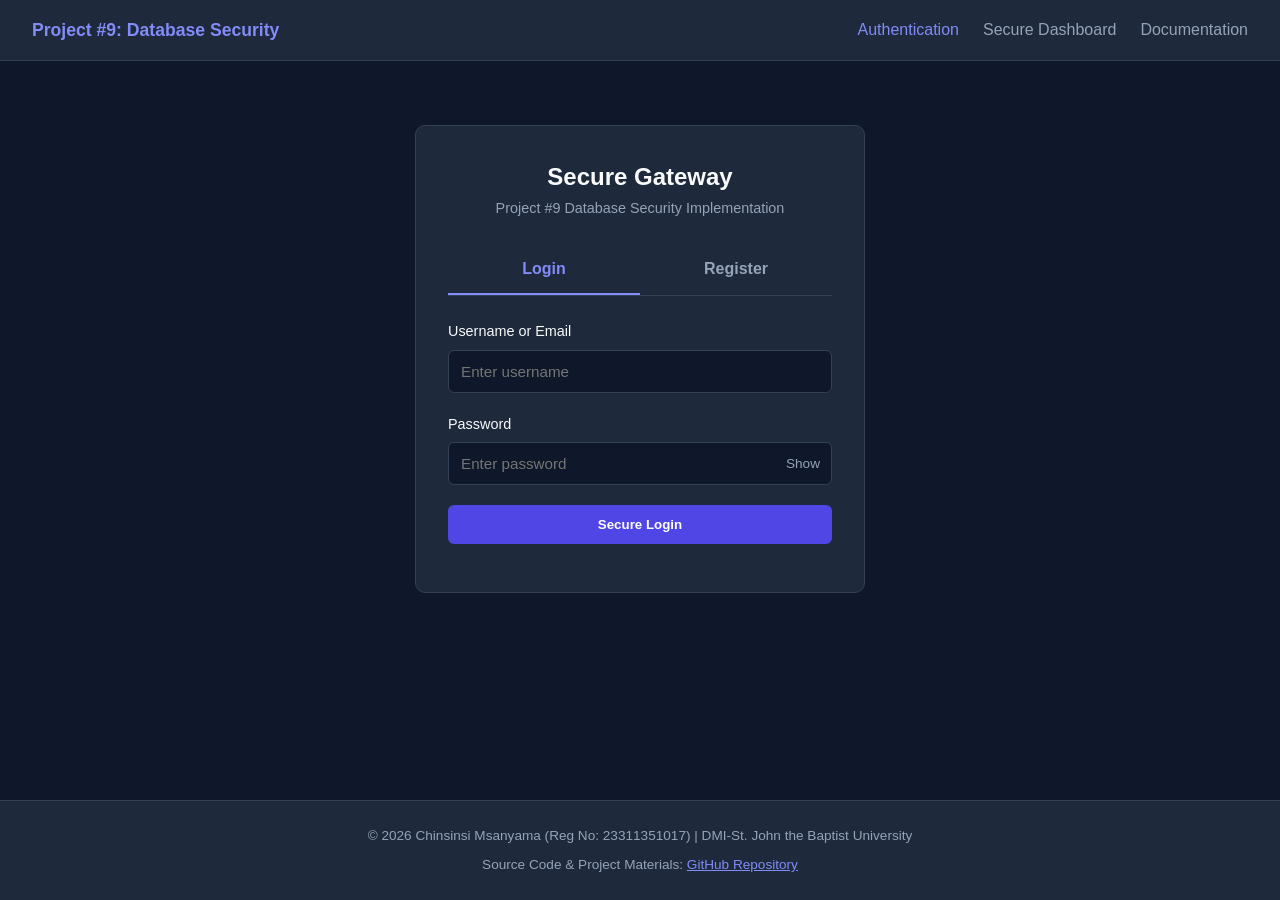
<file: index.html>
<!DOCTYPE html>
<html lang="en">
<head>
    <meta charset="UTF-8">
    <meta name="viewport" content="width=device-width, initial-scale=1.0">
    <title>Authentication | Database Security Project</title>
    <link rel="stylesheet" href="css/style.css">
    <style>
        .auth-container {
            max-width: 450px;
            margin: 2rem auto;
            background: var(--surface);
            border: 1px solid var(--border);
            padding: 2rem;
            border-radius: 10px;
        }
        .tabs {
            display: flex;
            margin-bottom: 1.5rem;
            border-bottom: 1px solid var(--border);
        }
        .tab {
            flex: 1;
            text-align: center;
            padding: 0.75rem;
            cursor: pointer;
            font-weight: 600;
            color: var(--text-light);
            border-bottom: 2px solid transparent;
        }
        .tab.active {
            color: #818cf8;
            border-bottom-color: #818cf8;
        }
        .form-group {
            margin-bottom: 1.25rem;
            position: relative;
        }
        .form-group label {
            display: block;
            margin-bottom: 0.4rem;
            font-size: 0.9rem;
            font-weight: 500;
        }
        .form-group input, .form-group select {
            width: 100%;
            padding: 0.75rem;
            background: #0f172a;
            border: 1px solid var(--border);
            border-radius: 6px;
            color: var(--text);
            font-size: 0.95rem;
        }
        .password-container {
            position: relative;
        }
        .toggle-password {
            position: absolute;
            right: 12px;
            top: 50%;
            transform: translateY(-50%);
            cursor: pointer;
            color: var(--text-light);
            font-size: 0.85rem;
            user-select: none;
        }
        .form-section { display: none; }
        .form-section.active { display: block; }
    </style>
</head>
<body>
    <header>
        <nav class="navbar">
            <div class="logo">Project #9: Database Security</div>
            <ul class="nav-links">
                <li><a href="index.html" class="active">Authentication</a></li>
                <li><a href="dashboard.html">Secure Dashboard</a></li>
                <li><a href="docs.html">Documentation</a></li>
            </ul>
        </nav>
    </header>

    <main class="container">
        <div class="auth-container">
            <div style="text-align: center; margin-bottom: 1.5rem;">
                <h2>Secure Gateway</h2>
                <p style="color: var(--text-light); font-size: 0.9rem;">Project #9 Database Security Implementation</p>
            </div>

            <div class="tabs">
                <div class="tab active" onclick="switchTab('login')">Login</div>
                <div class="tab" onclick="switchTab('register')">Register</div>
            </div>

            <!-- Login Form -->
            <form id="loginForm" class="form-section active">
                <div class="form-group">
                    <label for="loginUser">Username or Email</label>
                    <input type="text" id="loginUser" placeholder="Enter username" required>
                </div>
                <div class="form-group">
                    <label for="loginPass">Password</label>
                    <div class="password-container">
                        <input type="password" id="loginPass" placeholder="Enter password" required>
                        <span class="toggle-password" onclick="togglePass('loginPass', this)">Show</span>
                    </div>
                </div>
                <button type="submit" class="btn primary" style="width: 100%;">Secure Login</button>
                <div id="loginStatus" style="margin-top: 1rem; font-size: 0.9rem; text-align: center;"></div>
            </form>

            <!-- Register Form -->
            <form id="registerForm" class="form-section">
                <div class="form-group">
                    <label for="regUser">Username</label>
                    <input type="text" id="regUser" placeholder="Choose a username" required>
                </div>
                <div class="form-group">
                    <label for="regRole">Access Privilege</label>
                    <select id="regRole">
                        <option value="user">Standard User</option>
                        <option value="admin">Administrator</option>
                    </select>
                </div>
                <div class="form-group">
                    <label for="regPass">Password</label>
                    <div class="password-container">
                        <input type="password" id="regPass" placeholder="Create password" required>
                        <span class="toggle-password" onclick="togglePass('regPass', this)">Show</span>
                    </div>
                </div>
                <div class="form-group">
                    <label for="regConfirmPass">Confirm Password</label>
                    <div class="password-container">
                        <input type="password" id="regConfirmPass" placeholder="Confirm password" required>
                        <span class="toggle-password" onclick="togglePass('regConfirmPass', this)">Show</span>
                    </div>
                </div>
                <button type="submit" class="btn primary" style="width: 100%;">Register Account</button>
                <div id="regStatus" style="margin-top: 1rem; font-size: 0.9rem; text-align: center;"></div>
            </form>
        </div>
    </main>

    <footer>
        <p>&copy; 2026 Chinsinsi Msanyama (Reg No: 23311351017) | DMI-St. John the Baptist University</p>
        <p style="margin-top: 0.5rem; font-size: 0.85rem;">
            Source Code & Project Materials: 
            <a href="https://github.com/Tessy-123/database-security-implementation" target="_blank" style="color: #818cf8;">GitHub Repository</a>
        </p>
    </footer>

    <script>
        function switchTab(tab) {
            document.querySelectorAll('.tab').forEach(t => t.classList.remove('active'));
            document.querySelectorAll('.form-section').forEach(f => f.classList.remove('active'));
            if(tab === 'login') {
                document.querySelectorAll('.tab')[0].classList.add('active');
                document.getElementById('loginForm').classList.add('active');
            } else {
                document.querySelectorAll('.tab')[1].classList.add('active');
                document.getElementById('registerForm').classList.add('active');
            }
        }

        function togglePass(fieldId, el) {
            const input = document.getElementById(fieldId);
            if (input.type === 'password') {
                input.type = 'text';
                el.textContent = 'Hide';
            } else {
                input.type = 'password';
                el.textContent = 'Show';
            }
        }

        // Handle Registration & Login Logic
        document.getElementById('registerForm').addEventListener('submit', (e) => {
            e.preventDefault();
            const user = document.getElementById('regUser').value.trim();
            const role = document.getElementById('regRole').value;
            const pass = document.getElementById('regPass').value;
            const confirmPass = document.getElementById('regConfirmPass').value;
            const status = document.getElementById('regStatus');

            if (pass !== confirmPass) {
                status.innerHTML = `<span style="color: var(--danger);">Passwords do not match!</span>`;
                return;
            }

            localStorage.setItem('registeredUser', JSON.stringify({ user, pass, role }));
            status.innerHTML = `<span style="color: var(--success);">Registration successful! You can now log in.</span>`;
            setTimeout(() => switchTab('login'), 1500);
        });

        document.getElementById('loginForm').addEventListener('submit', (e) => {
            e.preventDefault();
            const user = document.getElementById('loginUser').value.trim();
            const pass = document.getElementById('loginPass').value;
            const status = document.getElementById('loginStatus');

            const saved = JSON.parse(localStorage.getItem('registeredUser'));
            if (saved && saved.user === user && saved.pass === pass) {
                sessionStorage.setItem('secureSession', JSON.stringify({ user: saved.user, role: saved.role }));
                status.innerHTML = `<span style="color: var(--success);">Login successful! Redirecting to Dashboard...</span>`;
                setTimeout(() => window.location.href = 'dashboard.html', 1200);
            } else if (user === 'admin' && pass === 'admin123') {
                sessionStorage.setItem('secureSession', JSON.stringify({ user: 'admin', role: 'admin' }));
                status.innerHTML = `<span style="color: var(--success);">Admin Login successful! Redirecting...</span>`;
                setTimeout(() => window.location.href = 'dashboard.html', 1200);
            } else {
                status.innerHTML = `<span style="color: var(--danger);">Invalid credentials or unregistered user.</span>`;
            }
        });
    </script>
</body>
</html>
</file>
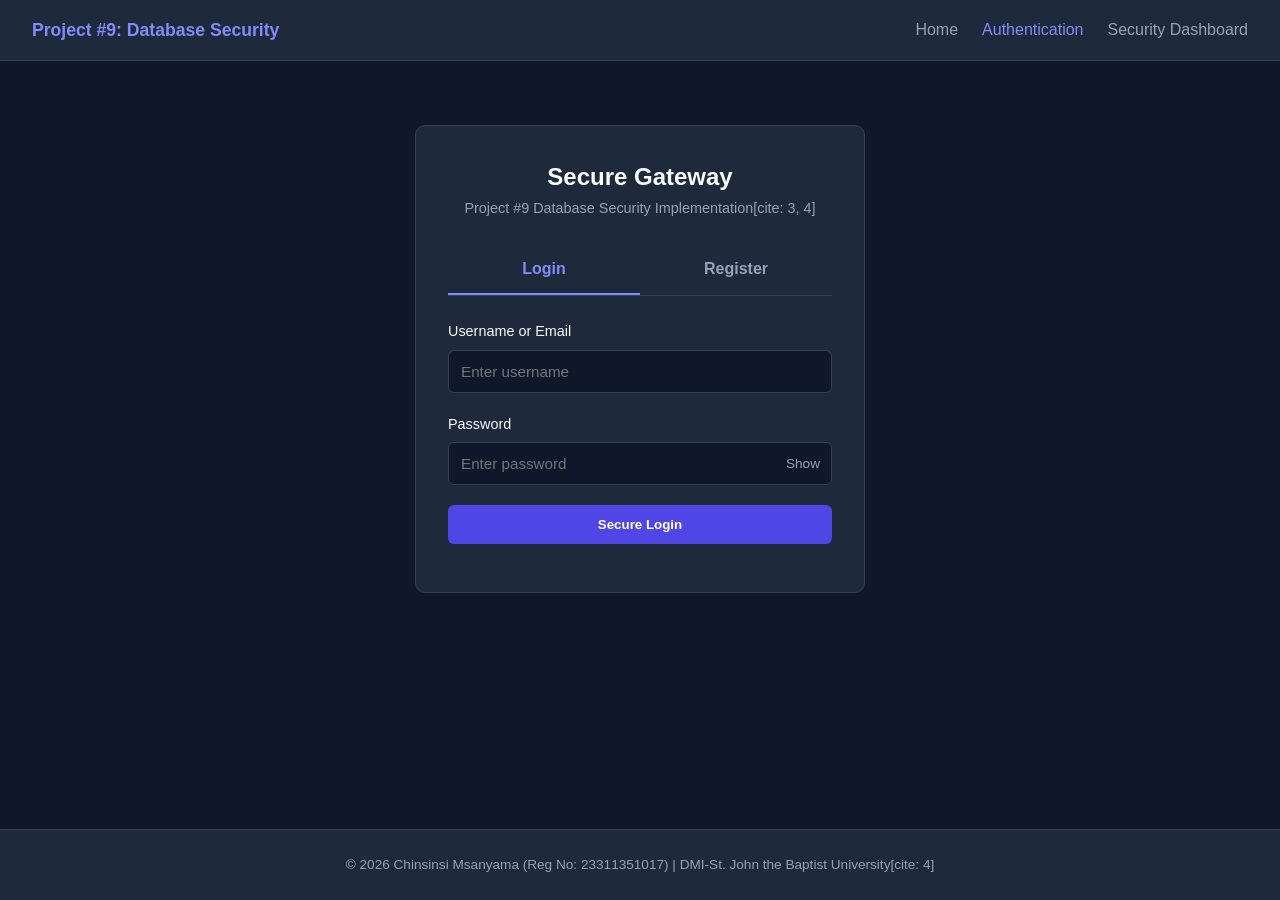
<file: auth.html>
<!DOCTYPE html>
<html lang="en">
<head>
    <meta charset="UTF-8">
    <meta name="viewport" content="width=device-width, initial-scale=1.0">
    <title>Authentication | Database Security Project</title>
    <link rel="stylesheet" href="css/style.css">
    <style>
        .auth-container {
            max-width: 450px;
            margin: 2rem auto;
            background: var(--surface);
            border: 1px solid var(--border);
            padding: 2rem;
            border-radius: 10px;
        }
        .tabs {
            display: flex;
            margin-bottom: 1.5rem;
            border-bottom: 1px solid var(--border);
        }
        .tab {
            flex: 1;
            text-align: center;
            padding: 0.75rem;
            cursor: pointer;
            font-weight: 600;
            color: var(--text-light);
            border-bottom: 2px solid transparent;
        }
        .tab.active {
            color: #818cf8;
            border-bottom-color: #818cf8;
        }
        .form-group {
            margin-bottom: 1.25rem;
            position: relative;
        }
        .form-group label {
            display: block;
            margin-bottom: 0.4rem;
            font-size: 0.9rem;
            font-weight: 500;
        }
        .form-group input, .form-group select {
            width: 100%;
            padding: 0.75rem;
            background: #0f172a;
            border: 1px solid var(--border);
            border-radius: 6px;
            color: var(--text);
            font-size: 0.95rem;
        }
        .password-container {
            position: relative;
        }
        .toggle-password {
            position: absolute;
            right: 12px;
            top: 50%;
            transform: translateY(-50%);
            cursor: pointer;
            color: var(--text-light);
            font-size: 0.85rem;
            user-select: none;
        }
        .form-section { display: none; }
        .form-section.active { display: block; }
    </style>
</head>
<body>
    <header>
        <nav class="navbar">
            <div class="logo">Project #9: Database Security</div>
            <ul class="nav-links">
                <li><a href="index.html">Home</a></li>
                <li><a href="auth.html" class="active">Authentication</a></li>
                <li><a href="dashboard.html">Security Dashboard</a></li>
            </ul>
        </nav>
    </header>

    <main class="container">
        <div class="auth-container">
            <div style="text-align: center; margin-bottom: 1.5rem;">
                <h2>Secure Gateway</h2>
                <p style="color: var(--text-light); font-size: 0.9rem;">Project #9 Database Security Implementation[cite: 3, 4]</p>
            </div>

            <div class="tabs">
                <div class="tab active" onclick="switchTab('login')">Login</div>
                <div class="tab" onclick="switchTab('register')">Register</div>
            </div>

            <!-- Login Form -->
            <form id="loginForm" class="form-section active">
                <div class="form-group">
                    <label for="loginUser">Username or Email</label>
                    <input type="text" id="loginUser" placeholder="Enter username" required>
                </div>
                <div class="form-group">
                    <label for="loginPass">Password</label>
                    <div class="password-container">
                        <input type="password" id="loginPass" placeholder="Enter password" required>
                        <span class="toggle-password" onclick="togglePass('loginPass', this)">Show</span>
                    </div>
                </div>
                <button type="submit" class="btn primary" style="width: 100%;">Secure Login</button>
                <div id="loginStatus" style="margin-top: 1rem; font-size: 0.9rem; text-align: center;"></div>
            </form>

            <!-- Register Form -->
            <form id="registerForm" class="form-section">
                <div class="form-group">
                    <label for="regUser">Username</label>
                    <input type="text" id="regUser" placeholder="Choose a username" required>
                </div>
                <div class="form-group">
                    <label for="regRole">Access Privilege</label>
                    <select id="regRole">
                        <option value="user">Standard User</option>
                        <option value="admin">Administrator</option>
                    </select>
                </div>
                <div class="form-group">
                    <label for="regPass">Password</label>
                    <div class="password-container">
                        <input type="password" id="regPass" placeholder="Create password" required>
                        <span class="toggle-password" onclick="togglePass('regPass', this)">Show</span>
                    </div>
                </div>
                <div class="form-group">
                    <label for="regConfirmPass">Confirm Password</label>
                    <div class="password-container">
                        <input type="password" id="regConfirmPass" placeholder="Confirm password" required>
                        <span class="toggle-password" onclick="togglePass('regConfirmPass', this)">Show</span>
                    </div>
                </div>
                <button type="submit" class="btn primary" style="width: 100%;">Register Account</button>
                <div id="regStatus" style="margin-top: 1rem; font-size: 0.9rem; text-align: center;"></div>
            </form>
        </div>
    </main>

    <footer>
        <p>&copy; 2026 Chinsinsi Msanyama (Reg No: 23311351017) | DMI-St. John the Baptist University[cite: 4]</p>
    </footer>

    <script>
        function switchTab(tab) {
            document.querySelectorAll('.tab').forEach(t => t.classList.remove('active'));
            document.querySelectorAll('.form-section').forEach(f => f.classList.remove('active'));
            if(tab === 'login') {
                document.querySelectorAll('.tab')[0].classList.add('active');
                document.getElementById('loginForm').classList.add('active');
            } else {
                document.querySelectorAll('.tab')[1].classList.add('active');
                document.getElementById('registerForm').classList.add('active');
            }
        }

        function togglePass(fieldId, el) {
            const input = document.getElementById(fieldId);
            if (input.type === 'password') {
                input.type = 'text';
                el.textContent = 'Hide';
            } else {
                input.type = 'password';
                el.textContent = 'Show';
            }
        }

        document.getElementById('registerForm').addEventListener('submit', (e) => {
            e.preventDefault();
            const user = document.getElementById('regUser').value.trim();
            const role = document.getElementById('regRole').value;
            const pass = document.getElementById('regPass').value;
            const confirmPass = document.getElementById('regConfirmPass').value;
            const status = document.getElementById('regStatus');

            if (pass !== confirmPass) {
                status.innerHTML = `<span style="color: var(--danger);">Passwords do not match!</span>`;
                return;
            }

            localStorage.setItem('registeredUser', JSON.stringify({ user, pass, role }));
            status.innerHTML = `<span style="color: var(--success);">Registration successful! Redirecting to login...</span>`;
            setTimeout(() => switchTab('login'), 1200);
        });

        document.getElementById('loginForm').addEventListener('submit', (e) => {
            e.preventDefault();
            const user = document.getElementById('loginUser').value.trim();
            const pass = document.getElementById('loginPass').value;
            const status = document.getElementById('loginStatus');

            const saved = JSON.parse(localStorage.getItem('registeredUser'));
            if (saved && saved.user === user && saved.pass === pass) {
                sessionStorage.setItem('secureSession', JSON.stringify({ user: saved.user, role: saved.role }));
                status.innerHTML = `<span style="color: var(--success);">Login successful! Redirecting to Dashboard...</span>`;
                setTimeout(() => window.location.href = 'dashboard.html', 1200);
            } else if (user === 'admin' && pass === 'admin123') {
                sessionStorage.setItem('secureSession', JSON.stringify({ user: 'admin', role: 'admin' }));
                status.innerHTML = `<span style="color: var(--success);">Admin Login successful! Redirecting...</span>`;
                setTimeout(() => window.location.href = 'dashboard.html', 1200);
            } else {
                status.innerHTML = `<span style="color: var(--danger);">Invalid credentials or unregistered user.</span>`;
            }
        });
    </script>
</body>
</html>
</file>
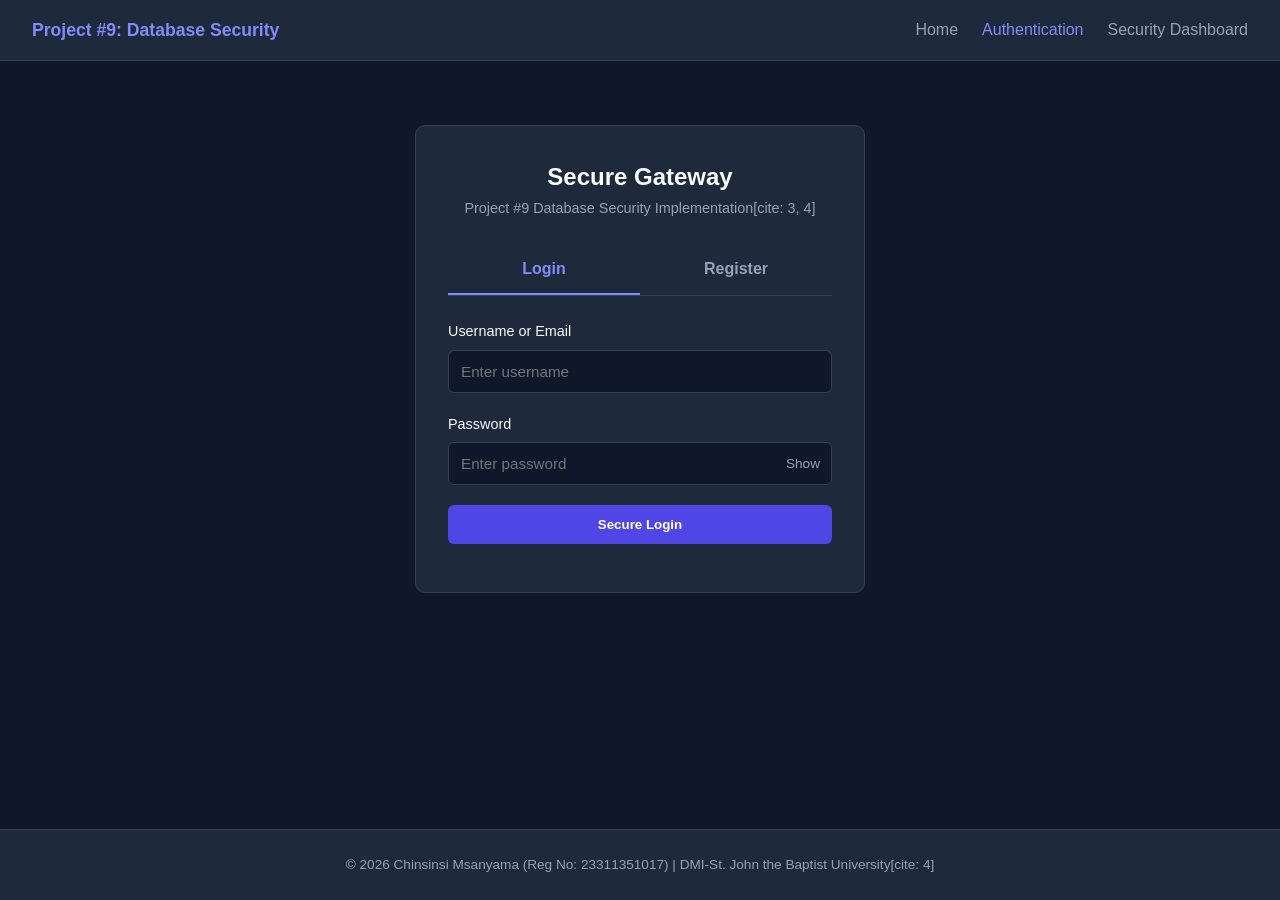
<file: dashboard.html>
<!DOCTYPE html>
<html lang="en">
<head>
    <meta charset="UTF-8">
    <meta name="viewport" content="width=device-width, initial-scale=1.0">
    <title>Secure Operations | Database Security Project</title>
    <link rel="stylesheet" href="css/style.css">
    <script>
        // Check if an active session exists; if not, redirect to auth page
        const currentSession = sessionStorage.getItem('secureSession');
        if (!currentSession) {
            window.location.href = 'auth.html';
        }
    </script>
    <style>
        .dashboard-grid {
            display: grid;
            grid-template-columns: 1fr 2fr;
            gap: 1.5rem;
            margin-top: 1.5rem;
        }
        @media(max-width: 768px) {
            .dashboard-grid { grid-template-columns: 1fr; }
        }
        .form-group {
            margin-bottom: 1rem;
        }
        .form-group label {
            display: block;
            margin-bottom: 0.4rem;
            font-weight: 500;
            font-size: 0.9rem;
        }
        .form-group input, .form-group select {
            width: 100%;
            padding: 0.6rem;
            background: #0f172a;
            border: 1px solid var(--border);
            border-radius: 4px;
            color: var(--text);
            font-size: 0.95rem;
        }
        .output-box {
            background: #090d16;
            color: #38bdf8;
            padding: 1rem;
            border-radius: 6px;
            font-family: monospace;
            font-size: 0.85rem;
            min-height: 160px;
            max-height: 280px;
            overflow-y: auto;
            margin-top: 1rem;
            border: 1px solid var(--border);
        }
        .badge {
            display: inline-block;
            padding: 0.25rem 0.5rem;
            border-radius: 4px;
            font-size: 0.75rem;
            font-weight: 600;
            text-transform: uppercase;
        }
        .badge.admin { background: #7f1d1d; color: #fca5a5; }
        .badge.user { background: #1e3a8a; color: #93c5fd; }
        .admin-only-card {
            border: 1px solid #991b1b;
            background: #1e1b4b;
        }
        .user-restricted {
            opacity: 0.5;
            pointer-events: none;
        }
    </style>
</head>
<body>
    <header>
        <nav class="navbar">
            <div class="logo">Project #9: Database Security</div>
            <ul class="nav-links">
                <li><a href="index.html">Authentication</a></li>
                <li><a href="dashboard.html" class="active">Secure Dashboard</a></li>
                <li><a href="docs.html">Sensitive Data Protection</a></li>
                <li><a href="#" onclick="logoutUser(event)" style="color: var(--danger); font-weight: 600;">Logout</a></li>
            </ul>
        </nav>
    </header>

    <main class="container">
        <h1>Secure Operations & RBAC Dashboard</h1>
        <p class="subtitle">Enforcing Role-Based Access Privileges (RBAC), Parameterised Queries, and Input Validation.</p>

        <div class="dashboard-grid">
            <!-- Left Panel: Session Status & Privilege Controls -->
            <div>
                <div class="card" style="margin-bottom: 1.5rem;">
                    <h2>Active Session Info</h2>
                    <div id="sessionInfo" style="font-size: 0.9rem; margin-top: 0.5rem; padding: 0.75rem; background: #0f172a; border-radius: 6px; border: 1px solid var(--border);">
                        Loading session...
                    </div>
                </div>

                <!-- Admin-Only Control Console -->
                <div id="adminPanel" class="card admin-only-card" style="display: none;">
                    <h3 style="color: #fca5a5; font-size: 1.05rem; margin-bottom: 0.5rem;">Administrator Privileges Console</h3>
                    <p style="font-size: 0.8rem; color: var(--text-light); margin-bottom: 1rem;">Privileged administrative tools restricted from standard users.</p>
                    
                    <button id="btnAuditDump" class="btn primary" style="width: 100%; font-size: 0.8rem; background: #991b1b; margin-bottom: 0.5rem;">View Security Audit Log</button>
                    <button id="btnViewAllUsers" class="btn secondary" style="width: 100%; font-size: 0.8rem; margin-bottom: 0.5rem;">Inspect Raw DB Schema</button>
                    <button id="btnFlushSession" class="btn secondary" style="width: 100%; font-size: 0.8rem; border-color: #ef4444; color: #ef4444;">Force Flush Inactive Sessions</button>
                </div>

                <!-- Standard User Guidance Card -->
                <div id="userPanel" class="card" style="display: none;">
                    <h3>Standard User Access</h3>
                    <p style="font-size: 0.85rem; color: var(--text-light);">Standard users are restricted to running parameterised database lookups on public fields only. Administrative system tables and audit logs require elevation.</p>
                </div>
            </div>

            <!-- Right Panel: Parameterised Query & SQLi Engine -->
            <div class="card">
                <h2>Parameterised Query Engine</h2>
                <p style="font-size: 0.85rem; color: var(--text-light); margin-bottom: 1rem;">Query institutional student & staff records safely.</p>
                
                <div class="form-group">
                    <label for="searchQuery">Search Database Record</label>
                    <input type="text" id="searchQuery" placeholder="Enter name, ID, or department (e.g. Chinsinsi)">
                </div>

                <div style="display: flex; gap: 0.5rem; margin-bottom: 1rem;">
                    <button id="btnSecure" class="btn primary" style="flex: 1; font-size: 0.85rem; padding: 0.5rem;">Run Secure Query</button>
                    <button id="btnVulnerable" class="btn secondary" style="flex: 1; font-size: 0.85rem; padding: 0.5rem; border-color: var(--danger); color: var(--danger);">Simulate SQLi Attack</button>
                </div>

                <label style="font-weight: 500; font-size: 0.9rem;">Execution Log & System Output</label>
                <div id="queryOutput" class="output-box">System ready. Select a query operation...</div>
            </div>
        </div>
    </main>

    <footer>
        <p>&copy; 2026 Chinsinsi Msanyama (Reg No: 23311351017) | DMI-St. John the Baptist University</p>
        <p style="margin-top: 0.5rem; font-size: 0.85rem;">
            Source Code & Project Materials: 
            <a href="https://github.com/Tessy-123/database-security-implementation" target="_blank" style="color: #818cf8;">GitHub Repository</a>
        </p>
    </footer>

    <script src="js/db.js"></script>
    <script>
        function logoutUser(e) {
            e.preventDefault();
            sessionStorage.removeItem('secureSession');
            window.location.href = 'index.html';
        }
    </script>
</body>
</html>
</file>
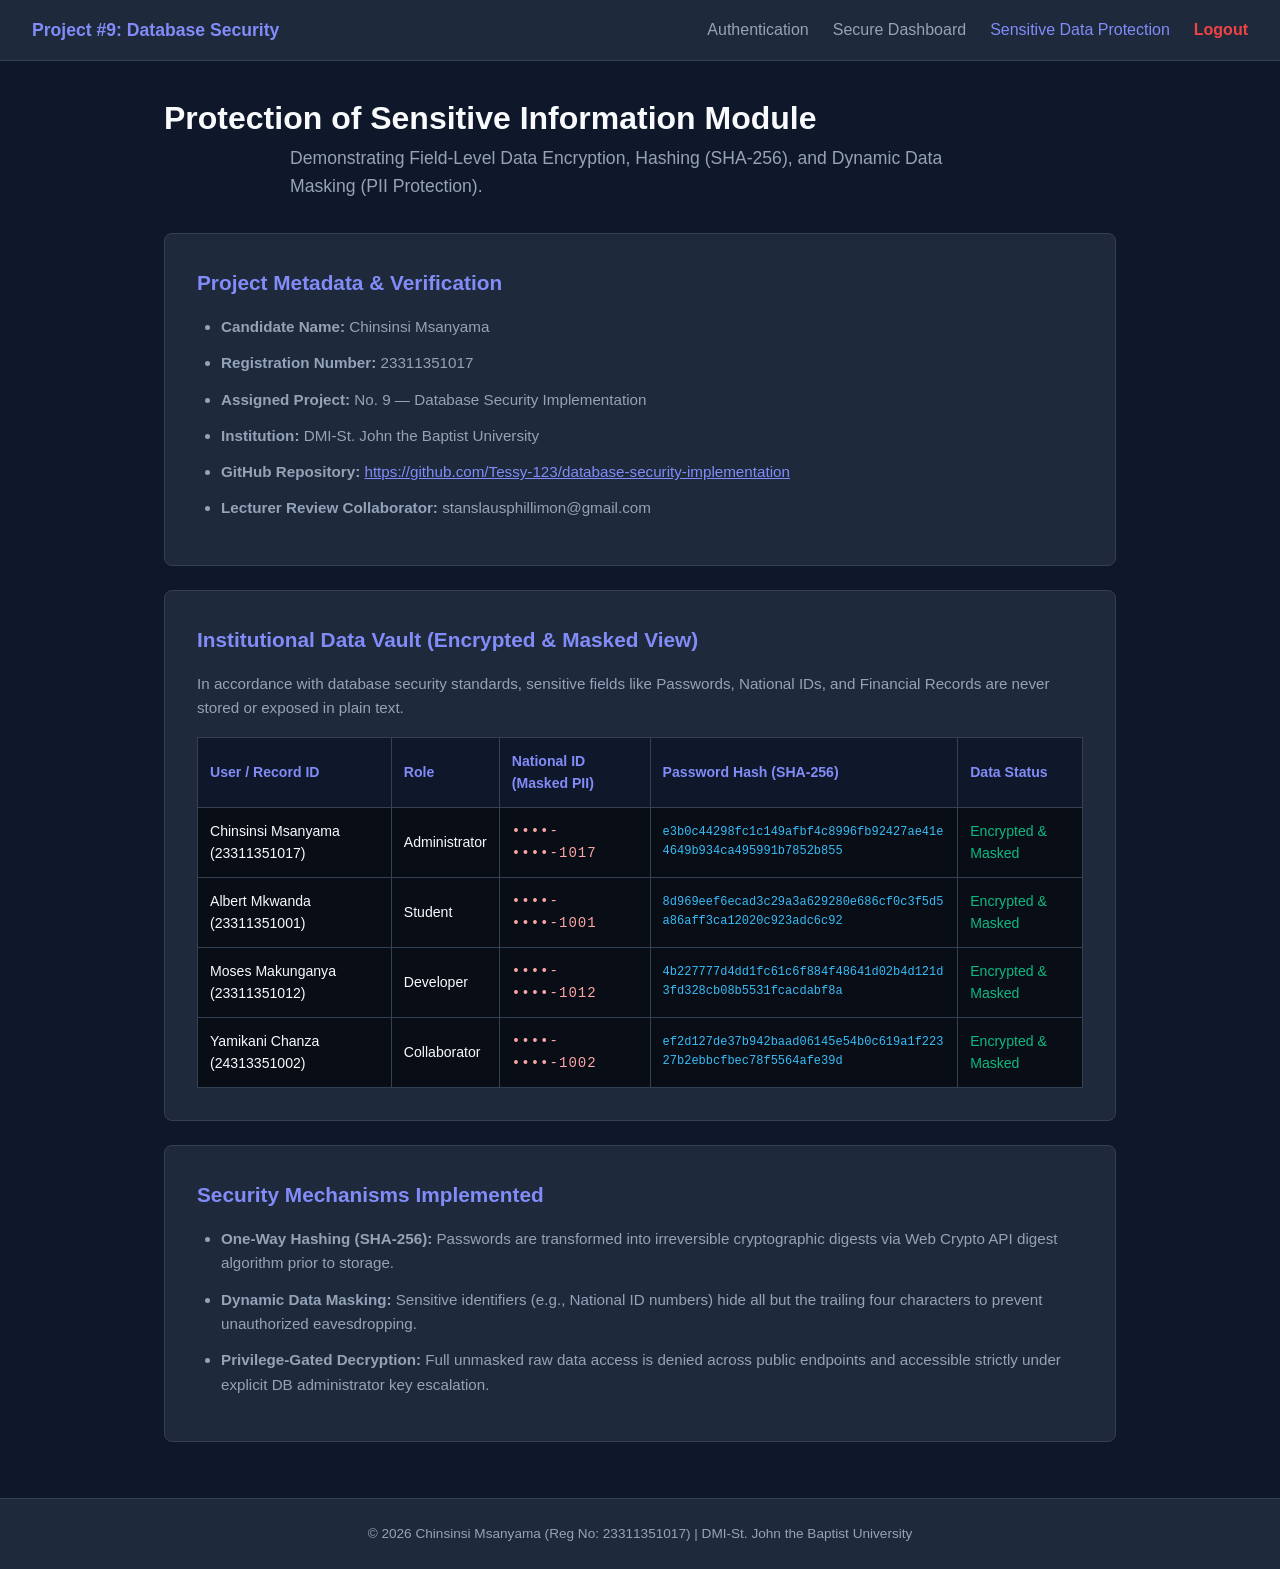
<file: docs.html>
<!DOCTYPE html>
<html lang="en">
<head>
    <meta charset="UTF-8">
    <meta name="viewport" content="width=device-width, initial-scale=1.0">
    <title>Protection of Sensitive Information | Database Security Project</title>
    <link rel="stylesheet" href="css/style.css">
    <style>
        .doc-section {
            background: var(--surface);
            border: 1px solid var(--border);
            padding: 2rem;
            border-radius: 8px;
            margin-bottom: 1.5rem;
        }
        .doc-section h2 {
            margin-bottom: 1rem;
            color: #818cf8;
            font-size: 1.3rem;
        }
        .doc-section p, .doc-section li {
            color: var(--text-light);
            font-size: 0.95rem;
            margin-bottom: 0.75rem;
        }
        .doc-section ul {
            padding-left: 1.5rem;
        }
        .sensitive-table {
            width: 100%;
            border-collapse: collapse;
            margin-top: 1rem;
            font-size: 0.88rem;
        }
        .sensitive-table th, .sensitive-table td {
            padding: 0.75rem;
            border: 1px solid var(--border);
            text-align: left;
        }
        .sensitive-table th {
            background: #0f172a;
            color: #818cf8;
        }
        .sensitive-table td {
            background: #090d16;
        }
        .masked {
            font-family: monospace;
            color: #fca5a5;
            letter-spacing: 1px;
        }
        .encrypted-hash {
            font-family: monospace;
            color: #38bdf8;
            font-size: 0.75rem;
            word-break: break-all;
        }
    </style>
</head>
<body>
    <header>
        <nav class="navbar">
            <div class="logo">Project #9: Database Security</div>
            <ul class="nav-links">
                <li><a href="index.html">Authentication</a></li>
                <li><a href="dashboard.html">Secure Dashboard</a></li>
                <li><a href="docs.html" class="active">Sensitive Data Protection</a></li>
                <li><a href="#" onclick="logoutUser(event)" style="color: var(--danger); font-weight: 600;">Logout</a></li>
            </ul>
        </nav>
    </header>

    <main class="container">
        <h1>Protection of Sensitive Information Module</h1>
        <p class="subtitle">Demonstrating Field-Level Data Encryption, Hashing (SHA-256), and Dynamic Data Masking (PII Protection).</p>

        <!-- Project Identification & Verification -->
        <div class="doc-section">
            <h2>Project Metadata & Verification</h2>
            <ul>
                <li><strong>Candidate Name:</strong> Chinsinsi Msanyama</li>
                <li><strong>Registration Number:</strong> 23311351017</li>
                <li><strong>Assigned Project:</strong> No. 9 — Database Security Implementation</li>
                <li><strong>Institution:</strong> DMI-St. John the Baptist University</li>
                <li><strong>GitHub Repository:</strong> <a href="https://github.com/Tessy-123/database-security-implementation" target="_blank" style="color: #818cf8;">https://github.com/Tessy-123/database-security-implementation</a></li>
                <li><strong>Lecturer Review Collaborator:</strong> <code>stanslausphillimon@gmail.com</code></li>
            </ul>
        </div>

        <!-- Interactive Sensitive Data Protection Showcase -->
        <div class="doc-section">
            <h2>Institutional Data Vault (Encrypted & Masked View)</h2>
            <p>In accordance with database security standards, sensitive fields like Passwords, National IDs, and Financial Records are never stored or exposed in plain text.</p>

            <table class="sensitive-table">
                <thead>
                    <tr>
                        <th>User / Record ID</th>
                        <th>Role</th>
                        <th>National ID (Masked PII)</th>
                        <th>Password Hash (SHA-256)</th>
                        <th>Data Status</th>
                    </tr>
                </thead>
                <tbody>
                    <tr>
                        <td>Chinsinsi Msanyama (23311351017)</td>
                        <td>Administrator</td>
                        <td class="masked">••••-••••-1017</td>
                        <td class="encrypted-hash">e3b0c44298fc1c149afbf4c8996fb92427ae41e4649b934ca495991b7852b855</td>
                        <td><span style="color: var(--success);">Encrypted & Masked</span></td>
                    </tr>
                    <tr>
                        <td>Albert Mkwanda (23311351001)</td>
                        <td>Student</td>
                        <td class="masked">••••-••••-1001</td>
                        <td class="encrypted-hash">8d969eef6ecad3c29a3a629280e686cf0c3f5d5a86aff3ca12020c923adc6c92</td>
                        <td><span style="color: var(--success);">Encrypted & Masked</span></td>
                    </tr>
                    <tr>
                        <td>Moses Makunganya (23311351012)</td>
                        <td>Developer</td>
                        <td class="masked">••••-••••-1012</td>
                        <td class="encrypted-hash">4b227777d4dd1fc61c6f884f48641d02b4d121d3fd328cb08b5531fcacdabf8a</td>
                        <td><span style="color: var(--success);">Encrypted & Masked</span></td>
                    </tr>
                    <tr>
                        <td>Yamikani Chanza (24313351002)</td>
                        <td>Collaborator</td>
                        <td class="masked">••••-••••-1002</td>
                        <td class="encrypted-hash">ef2d127de37b942baad06145e54b0c619a1f22327b2ebbcfbec78f5564afe39d</td>
                        <td><span style="color: var(--success);">Encrypted & Masked</span></td>
                    </tr>
                </tbody>
            </table>
        </div>

        <div class="doc-section">
            <h2>Security Mechanisms Implemented</h2>
            <ul>
                <li><strong>One-Way Hashing (SHA-256):</strong> Passwords are transformed into irreversible cryptographic digests via Web Crypto API digest algorithm prior to storage.</li>
                <li><strong>Dynamic Data Masking:</strong> Sensitive identifiers (e.g., National ID numbers) hide all but the trailing four characters to prevent unauthorized eavesdropping.</li>
                <li><strong>Privilege-Gated Decryption:</strong> Full unmasked raw data access is denied across public endpoints and accessible strictly under explicit DB administrator key escalation.</li>
            </ul>
        </div>
    </main>

    <footer>
        <p>&copy; 2026 Chinsinsi Msanyama (Reg No: 23311351017) | DMI-St. John the Baptist University</p>
    </footer>
    <script>
        function logoutUser(e) {
            e.preventDefault();
            sessionStorage.removeItem('secureSession');
            window.location.href = 'index.html';
        }
    </script>
</body>
</html>
</file>
<file: css/style.css>
:root {
    --primary: #4f46e5;
    --primary-dark: #4338ca;
    --background: #0f172a;
    --surface: #1e293b;
    --surface-card: #1e293b;
    --text: #f8fafc;
    --text-light: #94a3b8;
    --border: #334155;
    --success: #10b981;
    --danger: #ef4444;
}

* {
    box-sizing: border-box;
    margin: 0;
    padding: 0;
    font-family: 'Segoe UI', Tahoma, Geneva, Verdana, sans-serif;
}

body {
    background-color: var(--background);
    color: var(--text);
    line-height: 1.6;
    display: flex;
    flex-direction: column;
    min-height: 100vh;
}

/* Navbar */
.navbar {
    background: var(--surface);
    border-bottom: 1px solid var(--border);
    display: flex;
    justify-content: space-between;
    align-items: center;
    padding: 1rem 2rem;
    position: sticky;
    top: 0;
    z-index: 100;
}

.logo {
    font-weight: 700;
    font-size: 1.1rem;
    color: #818cf8;
}

.nav-links {
    list-style: none;
    display: flex;
    gap: 1.5rem;
}

.nav-links a {
    text-decoration: none;
    color: var(--text-light);
    font-weight: 500;
    transition: color 0.2s;
}

.nav-links a:hover, .nav-links a.active {
    color: #818cf8;
}

/* Container & Hero */
.container {
    max-width: 1000px;
    margin: 2rem auto;
    padding: 0 1.5rem;
    flex: 1;
    width: 100%;
}

.hero {
    text-align: center;
    padding: 3rem 1rem;
}

.hero h1 {
    font-size: 2.5rem;
    margin-bottom: 1rem;
    color: var(--text);
}

.subtitle {
    font-size: 1.1rem;
    color: var(--text-light);
    max-width: 700px;
    margin: 0 auto 2rem auto;
}

.action-buttons {
    display: flex;
    gap: 1rem;
    justify-content: center;
}

/* Buttons & Cards */
.btn {
    display: inline-block;
    padding: 0.75rem 1.5rem;
    border-radius: 6px;
    text-decoration: none;
    font-weight: 600;
    transition: background 0.2s;
    border: none;
    cursor: pointer;
}

.btn.primary {
    background: var(--primary);
    color: white;
}

.btn.primary:hover {
    background: var(--primary-dark);
}

.btn.secondary {
    background: var(--surface);
    color: var(--text);
    border: 1px solid var(--border);
}

.btn.secondary:hover {
    background: var(--border);
}

.project-info {
    margin-top: 3rem;
}

.project-info h2 {
    margin-bottom: 1rem;
    font-size: 1.5rem;
}

.features-grid {
    display: grid;
    grid-template-columns: repeat(auto-fit, minmax(280px, 1fr));
    gap: 1.5rem;
    margin-top: 1.5rem;
}

.card {
    background: var(--surface);
    border: 1px solid var(--border);
    padding: 1.5rem;
    border-radius: 8px;
    box-shadow: 0 4px 6px -1px rgba(0, 0, 0, 0.1);
}

.card h3 {
    margin-bottom: 0.5rem;
    color: var(--primary);
    font-size: 1.2rem;
}

.card p {
    color: var(--text-light);
    font-size: 0.95rem;
}

/* Footer */
footer {
    text-align: center;
    padding: 1.5rem;
    background: var(--surface);
    border-top: 1px solid var(--border);
    color: var(--text-light);
    font-size: 0.85rem;
    margin-top: auto;
}
</file>
